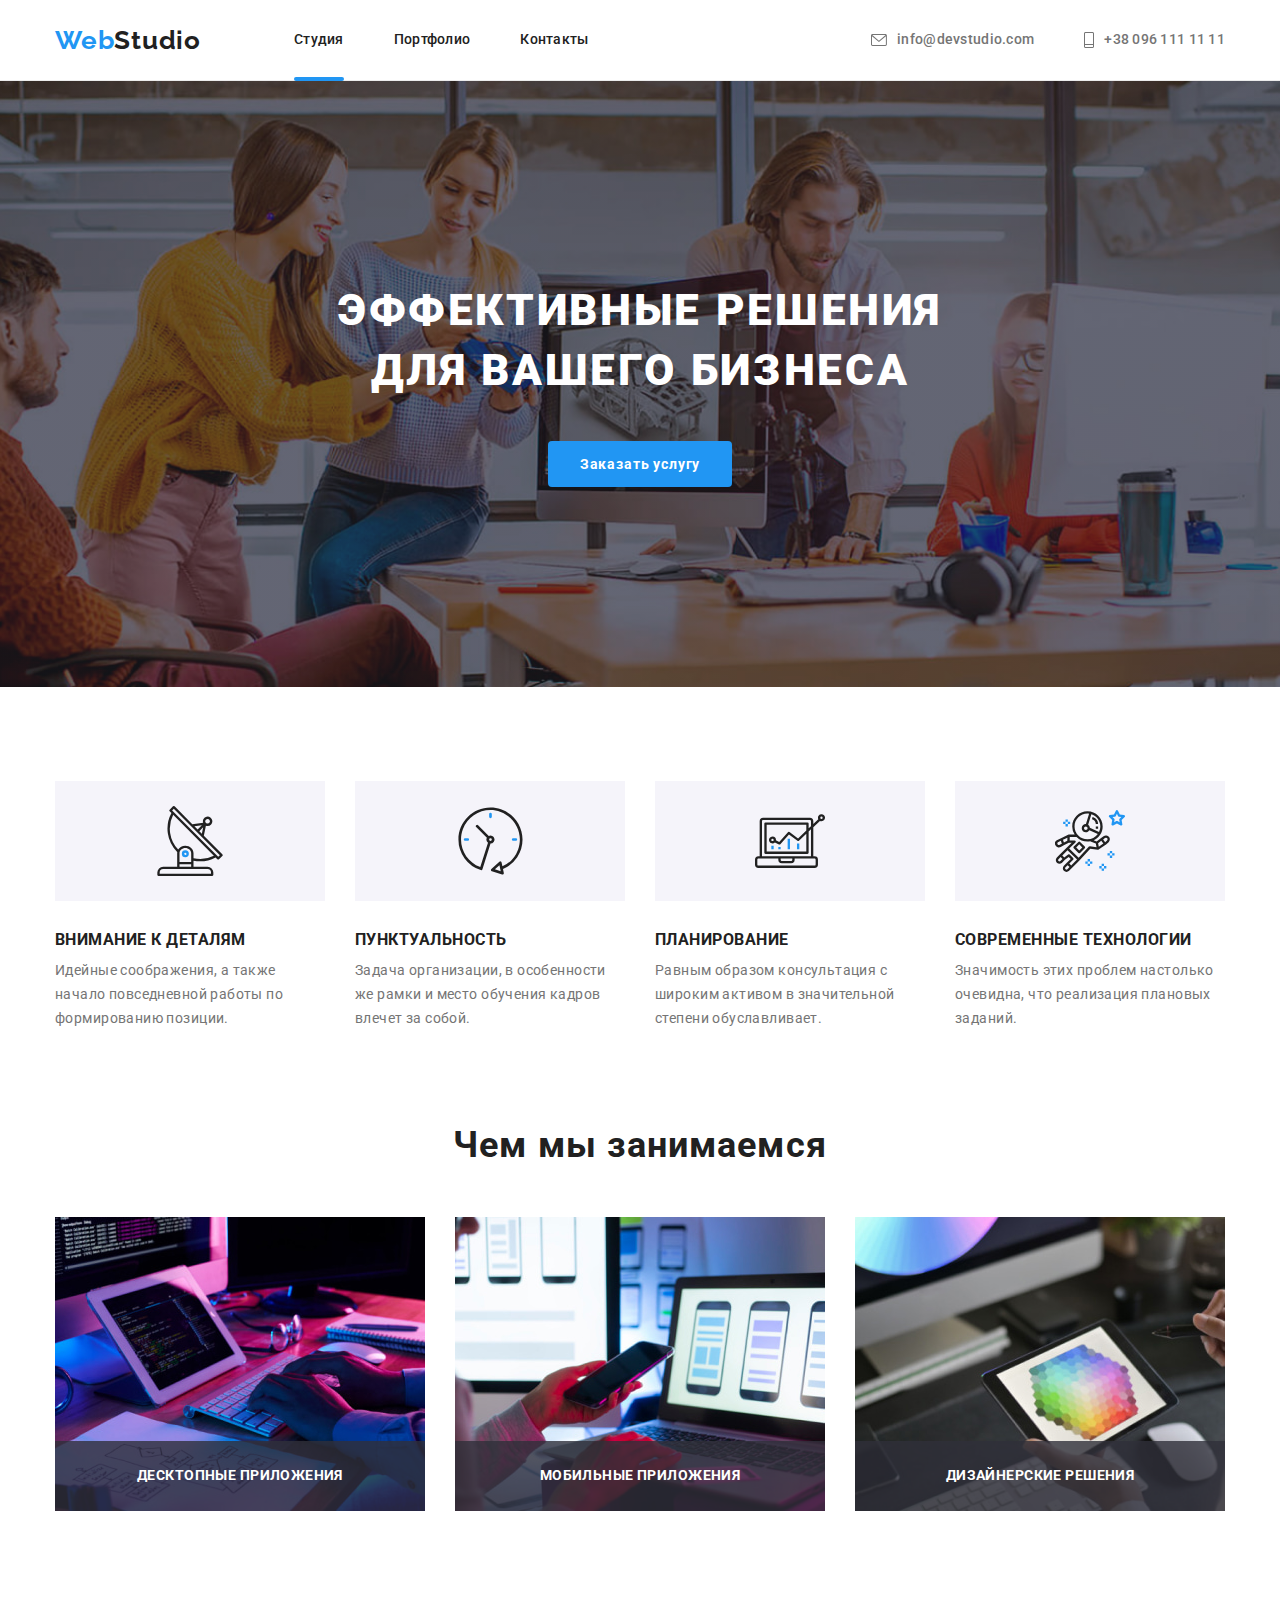
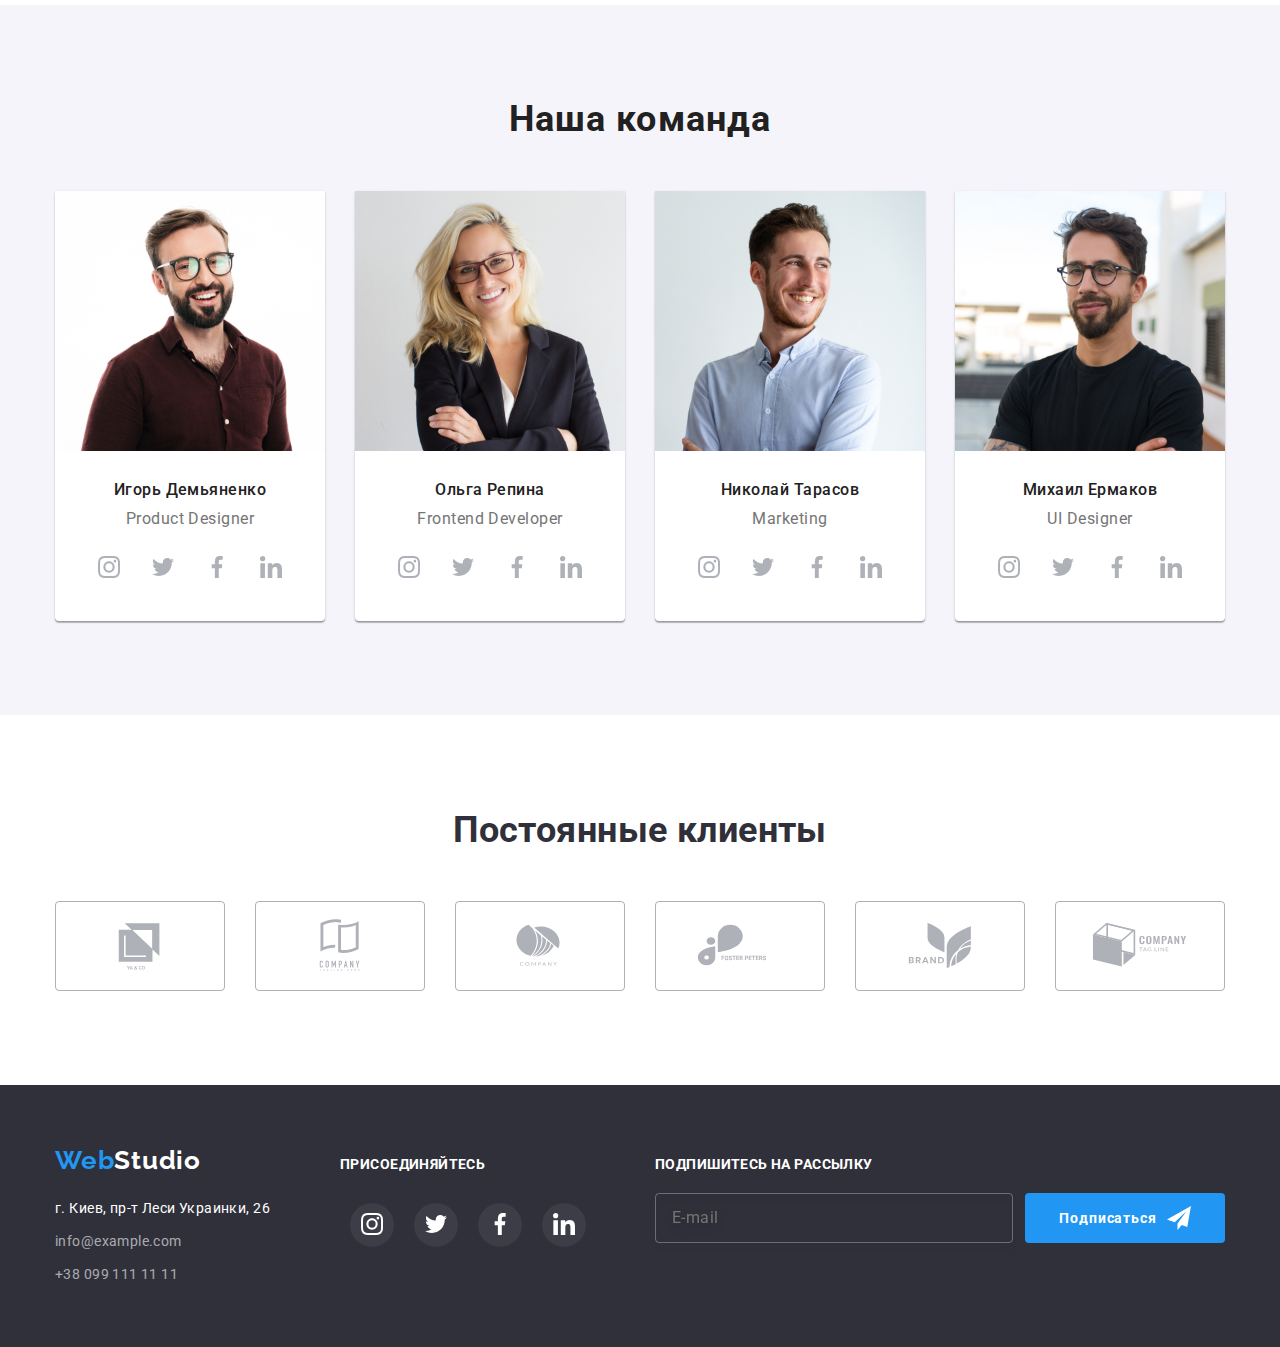
<file: index.html>
<!DOCTYPE html>
<html lang="ru">
<head>
    <meta charset="UTF-8">
    <meta http-equiv="X-UA-Compatible" content="IE=edge">
    <meta name="viewport" content="width=device-width, initial-scale=1.0">
    <title>Document</title>
    <!--Modern normalize--> 
    <link rel="stylesheet" href="https://cdn.jsdelivr.net/npm/modern-normalize@1.1.0/modern-normalize.min.css">
    <!-- Основные шрифты -->
    <link rel="preconnect" href="https://fonts.googleapis.com">
    <link rel="preconnect" href="https://fonts.gstatic.com" crossorigin>
    <link href="https://fonts.googleapis.com/css2?family=Raleway:wght@700&family=Roboto:wght@400;500;700;900&display=swap"
        rel="stylesheet">
    <!-- Кастомные стили -->
    <link rel="stylesheet" href="./css/styles.css">
</head>
<body>
<!--Хедер-->
    <header>
        <div class="container  header-container">
        <!--Навигация-->
        <nav class="container-nav">
        <a href="./index.html" class="logo">Web<span class="logo-item">Studio</span></a>
        <ul class="site-nav">
            <li class="item">
                <a href="./index.html" class="nav-list current">Студия</a>
            </li>
            <li class="item">
                <a href="./portfolio.html" class="nav-list">Портфолио</a>
            </li>
            <li class="item">
                <a href="" class="nav-list">Контакты</a>
            </li>
        </ul>
         
        </nav> 
            <!--Контакты-->
        <ul class="contacts-list">
            <li class="contacts-item">
                <a href="mailto:info@devstudio.com" class="contacts">
                <svg class="icon-contacts" width="16" height="12">
                    <use href="./images/icons.svg#mail" ></use>
                </svg>
               info@devstudio.com</a>
           </li> 
            <li class="contacts-item">
                <a href="tel:+380961111111" class="contacts phone">
                <svg class="icon-contacts" width="10" height="16">
                    <use href="./images/icons.svg#phone" ></use>
                </svg>
                +38 096 111 11 11</a>
               </li> 
        </ul>   

        </div>
    </header>

    
   <main>
     <!-- Герой -->
        <section class="title-field" >
            <div class="container">
                <h1 class="title">Эффективные решения <br> для вашего бизнеса</h1>
                <div >
                     <button type="button" class="title-button" data-modal-open>Заказать услугу</button>
                     
                </div>
            </div>
        </section>

     <!--Преимущества-->
    <section class="section"> 
        <div class="container">
       <h2 class="visually-hidden">Наши преимущества</h2>
        <ul class="advantage-list">
            <li class="adv-item ">
                <div class="icon-fon"> 
                <svg class="icon-features" width="70" height="70" >
                    <use href="./images/icons.svg#antenna" ></use>
                </svg>
                </div>
                <h3 class="features-title">Внимание к деталям</h3>
            <p class="features-txt">
                Идейные соображения, а также начало повседневной работы по формированию позиции.
            </p>
        </li>

            <li class="adv-item ">
                <div class="icon-fon"> 
                    <svg class="icon-clock" width="67" height="70" >
                        <use class="icon-clock" href="./images/icons.svg#clock" width="67" height="70" ></use>
                    </svg>
                </div>
                <h3 class="features-title">Пунктуальность</h3>
            <p class="features-txt">Задача организации, в особенности же рамки и место обучения кадров влечет за собой.</p>
            </li>

            <li class="adv-item ">
                <div class="icon-fon"> 
                    <svg class="icon-diagram" width="70" height="70">
                        <use href="./images/icons.svg#diagram" ></use>
                    </svg>
                </div>
                <h3 class="features-title">Планирование</h3>
                <p class="features-txt">Равным образом консультация с широким активом в значительной степени обуславливает.</p>
             </li>

            <li class="adv-item">
                <div class="icon-fon"> 
                    <svg class="icon-astronaut" width="70" height="70" >
                        <use href="./images/icons.svg#astronaut" ></use>
                    </svg>
                </div>
                <h3 class="features-title icon-tech">Современные технологии</h3>
            <p class="features-txt">Значимость этих проблем настолько очевидна, что реализация плановых заданий.</p>
            </li>
        </ul>
        </div>
    </section>
    
         <!--Деятельность-->
       <section class="section work-section"> 
           <div class="container">
      <h2 class="our-activities">Чем мы занимаемся</h2>
         <ul class=" activities-list">
            <li class="activities-item">
               
                <img src="./images/img1.jpg" alt="Работающий программист" width="370"> 
                <p class="activities-text">Десктопные приложения</p>
            
            </li> 

            <li class="activities-item">
                
                <img src="./images/img2.jpg" alt="Дизайнеры разрабатывают приложение" width="370">
                <p class="activities-text">Мобильные приложения</p>
                
            </li>
            <li class="activities-item">
                
                <img src="./images/img3.jpg" alt="Дизайнер с планшетом" width="370">
                <p class="activities-text">Дизайнерские решения</p>
                
            </li>
         </ul>
            </div>
       </section>

    <section class=" section team-field">
        <div class="container">
        <!--Состав-->
        <h2 class="team-title">Наша команда</h2>
        <ul class=" team-list">
            <li class="member-descr">
                <img src="./images/igor1.jpg" alt="Наш дизайнер" width="270" height="260">
                <div class="workers">
                    <h3 class="team-member">Игорь Демьяненко</h3>
                    <p lang="en" class="member-position">Product Designer</p>
                    <ul class="socials list">
                        <li class="socials-item"><a class="socials-link socials-link-instagram" href="">
                         <svg class="socials-icon" width="22" height="22">
                             <use href="./images/icons.svg#instagram"> </use>
                         </svg>   
                        </a>
                      </li>
                        <li class="socials-item"><a class="socials-link socials-link-twitter" href="">
                        <svg class="socials-icon" width="22" height="22">
                             <use href="./images/icons.svg#twitter"></use>
                        </svg>
                        </a>
                    </li>
                        <li class="socials-item"><a class="socials-link socials-link-facebook" href="">
                        <svg class="socials-icon" width="22" height="22">
                              <use href="./images/icons.svg#facebook"></use>
                        </svg>
                        </a>
                        </li>
                        <li class="socials-item"><a class="socials-link socials-link-linkedin" href="">
                        <svg class="socials-icon" width="22" height="22">
                             <use href="./images/icons.svg#linkedin"></use>
                        </svg>
                        </a>
                    </li>

                    </ul>
                </div>
            </li>

            <li class="member-descr">
                <img src="./images/olga2.jpg" alt="Наш фронтенд разработчик" width="270" height="260">
                <div class="workers">
                    <h3 class="team-member">Ольга Репина</h3>
                    <p lang="en" class="member-position">Frontend Developer</p>
                    <ul class="socials list">
                        <li class="socials-item"><a class="socials-link socials-link-instagram" href="">
                         <svg class="socials-icon" width="22" height="22">
                             <use href="./images/icons.svg#instagram"> </use>
                         </svg>   
                        </a>
                      </li>
                        <li class="socials-item"><a class="socials-link socials-link-twitter" href="">
                        <svg class="socials-icon" width="22" height="22">
                             <use href="./images/icons.svg#twitter"></use>
                        </svg>
                        </a>
                    </li>
                        <li class="socials-item"><a class="socials-link socials-link-facebook" href="">
                        <svg class="socials-icon" width="22" height="22">
                              <use href="./images/icons.svg#facebook"></use>
                        </svg>
                        </a>
                        </li>
                        <li class="socials-item"><a class="socials-link socials-link-linkedin" href="">
                        <svg class="socials-icon" width="22" height="22">
                             <use href="./images/icons.svg#linkedin"></use>
                        </svg>
                        </a>
                    </li>

                    </ul>
               </div>
            </li>

            <li class="member-descr">
                <img src="./images/nikolay3.jpg" alt="Наш маркетолог" width="270" height="260">
                <div class="workers">
                    <h3 class="team-member">Николай Тарасов</h3>
                    <p lang="en" class="member-position">Marketing</p>
                    <ul class="socials list">
                        <li class="socials-item"><a class="socials-link socials-link-instagram" href="">
                         <svg class="socials-icon" width="22" height="22">
                             <use href="./images/icons.svg#instagram"> </use>
                         </svg>   
                        </a>
                      </li>
                        <li class="socials-item"><a class="socials-link socials-link-twitter" href="">
                        <svg class="socials-icon" width="22" height="22">
                             <use href="./images/icons.svg#twitter"></use>
                        </svg>
                        </a>
                    </li>
                        <li class="socials-item"><a class="socials-link socials-link-facebook" href="">
                        <svg class="socials-icon" width="22" height="22">
                              <use href="./images/icons.svg#facebook"></use>
                        </svg>
                        </a>
                        </li>
                        <li class="socials-item"><a class="socials-link socials-link-linkedin" href="">
                        <svg class="socials-icon" width="22" height="22">
                             <use href="./images/icons.svg#linkedin"></use>
                        </svg>
                        </a>
                    </li>

                    </ul>
               </div>
           </li>

            <li class="member-descr">
                <img src="./images/michail4.jpg" alt="Наш дизайнер интерфейса" width="270" height="260">
                <div class="workers"> 
                    <h3 class="team-member">Михаил Ермаков</h3>
                    <p lang="en" class="member-position">UI Designer</p>
                    <ul class="socials list">
                        <li class="socials-item"><a class="socials-link socials-link-instagram" href="">
                         <svg class="socials-icon" width="22" height="22">
                             <use href="./images/icons.svg#instagram"> </use>
                         </svg>   
                        </a>
                      </li>
                        <li class="socials-item"><a class="socials-link socials-link-twitter" href="">
                        <svg class="socials-icon" width="22" height="22">
                             <use href="./images/icons.svg#twitter"></use>
                        </svg>
                        </a>
                    </li>
                        <li class="socials-item"><a class="socials-link socials-link-facebook" href="">
                        <svg class="socials-icon" width="22" height="22">
                              <use href="./images/icons.svg#facebook"></use>
                        </svg>
                        </a>
                        </li>
                        <li class="socials-item"><a class="socials-link socials-link-linkedin" href="">
                        <svg class="socials-icon" width="22" height="22">
                             <use href="./images/icons.svg#linkedin"></use>
                        </svg>
                        </a>
                    </li>

                    </ul>
               </div>
            </li>
        
        </ul>
       </div>
    </section>

    <section class="client-section">
        <div class="container">
            <h2 class="clients-title">Постоянные клиенты</h2>
            <ul class="client-list list">
            
                <li class="client-item">
                    <a class="client-link link" href="">
                    <svg class="client-icon" width="106" height="60">
                         <use href="./images/icons.svg#Client1"></use>
                    </svg>
                    </a>
                </li>

                <li class="client-item">
                    <a class="client-link link" href="">
                    <svg class="client-icon" width="106" height="60">
                         <use href="./images/icons.svg#Client2"></use>
                    </svg>
                    </a>
                </li>

                <li class="client-item">
                    <a class="client-link link" href="">
                    <svg class="client-icon" width="106" height="60">
                         <use href="./images/icons.svg#Client3" ></use>
                    </svg>
                    </a>
                </li>

                <li class="client-item">
                    <a class="client-link link" href="">
                    <svg class="client-icon" width="106" height="60">
                         <use href="./images/icons.svg#Client4"></use>
                    </svg>
                    </a>
                </li>

                <li class="client-item">
                    <a class="client-link link" href="">
                    <svg class="client-icon" width="106" height="60">
                         <use href="./images/icons.svg#Client5"></use>
                    </svg>
                    </a>
                </li>

                <li class="client-item">
                    <a class="client-link link" href="">
                    <svg class="client-icon" width="106" height="60">
                         <use href="./images/icons.svg#Client6"></use>
                    </svg>
                    </a>
                </li>

            </ul>
        </div>
    </section>
    </main>

   <!--Футер сайта-->  
    <footer class="footer-field">
        <div class="container">
            <div class="footer-flex">
            <div class="contacts-flex">
        <a href="./index.html" class="logo">Web<span class="second-logo-item">Studio</span></a>
         <address class="address">
        <ul>
           <li class="details"> 
                 <a href="https://google.com" class="location">г. Киев, пр-т Леси Украинки, 26</a>  
            </li>
            <li class="details">
                <a href="mailto:info@example.com" class="footer-item">info@example.com</a>
           </li> 
            <li class="details">
                <a href="tel:+380991111111" class="footer-item">+38 099 111 11 11</a>
               </li> 
           </ul>   
         </address>
            </div>
        

        <!--Присоединяйтесь-->
        <div class="join-us-flex">
            <h3 class="join-us-title">присоединяйтесь</h3>
            <ul class="join-us-list list">
                <li class="join-us-item">
                    <a class="join-us-link join-us-link-instagram" href="">
                        <svg class="join-us-icon" width="22" height="22">
                            <use href="./images/icons.svg#instagram"> </use>
                        </svg>
                    </a>
                </li>

                 <li class="join-us-item">
                    <a class="join-us-link join-us-link-twitter" href="">
                        <svg class="join-us-icon" width="22" height="22">
                            <use href="./images/icons.svg#twitter"></use>
                        </svg>
                    </a>
                </li>

                <li class="join-us-item">
                    <a class="join-us-link join-us-link-facebook" href="">
                        <svg class="join-us-icon" width="22" height="22">
                            <use href="./images/icons.svg#facebook"></use>
                        </svg>
                    </a>
                </li>

                <li class="join-us-item">
                    <a class="join-us-link join-us-link-linkedin" href="">
                        <svg class="join-us-icon" width="22" height="22">
                            <use href="./images/icons.svg#linkedin"></use>
                        </svg>
                    </a>
              
                </li>
            </ul>
        </div>

        <!--Подпишитесь на рассылку-->
        <form class="footer-form">
             <h3 class="subscribe-title">Подпишитесь на рассылку</h3>
       <div class="footer-form-wrapper">
                <label class="subscribe-label">
                    <input class="footer-input" type="email" name="email" placeholder="E-mail">
                </label> 

             <div class="subscribe" >
            <button type="button" class="subscribe-button" >Подписаться
                    <svg class="subscribe-icon" width="24" height="24">
                            <use href="./images/icons.svg#icon-plane"></use>
                    </svg>
            </button>
                    
             </div>
        </div>
        </form>
        </div>
      </div>
   
     </footer>

     <div class="backdrop is-hidden" data-modal>
        <div class="modal">
            <button type="button" class="close-btn" data-modal-close>
              <svg  width="11" height="11">
                <use href="./images/icons.svg#close"></use>
              </svg>
            </button>

            <form class="modal-form" >
            <p class="text-form">Оставьте свои данные, мы вам перезвоним</p>
                
               
                <label class="form-field">

                    <span class="form-text">Имя</span>
                     <span class="container-svg">
                <input class="forms" type="text" name="user-name"  >  
                <svg class="icon-form" width="18" height="18">
                    <use href="./images/icons.svg#icon-person"></use>
                  </svg>
                
                </span>
             </label> 
               
               <label class="form-field" >
                   <span class="form-text">Телефон</span>

               <span class="container-svg">
                <input class="forms" type="tel" name="phone" >
                <svg class="icon-form" width="18" height="18">
                    <use href="./images/icons.svg#icon-number"></use>
                  </svg>
                </span>
            </label>

                
                <label class="form-field">
                <span class="form-text" >Почта</span> 
                <span class="container-svg">
                <input class="forms" type="email" name="mail" >
                <svg class="icon-form" width="18" height="18">
                    <use href="./images/icons.svg#icon-letter"></use>
                  </svg>
                </span>
                </label>
                
                <div class=" form-field comment">
                <label for="comment">
                <span class="form-text">Комментарий</span></label>
                <textarea class="field" name="comment" id="comment" cols="30" rows="10" placeholder="Введите текст"></textarea> 
                </div>
                
              

               <div class="wrap-check">
                <input type="checkbox" class="modal-check" id="modal-check" />
    
                <label for="modal-check" class="modal-check modal-check-text">
                  <span>
                    <svg class="icon-check" width="11" height="8">
                      <use href="./images/icons.svg#icon-icon-check"></use>
                    </svg>
                  </span>
                  Соглашаюсь с рассылкой и принимаю
    
                  <a href="" class="policy">Условия договора</a>
                </label>
              </div>

            <div class="button-wrapper">    
           <button class="submit-button" type="submit">Отправить</button>
           </div>
        </form>

        </div>
      </div>
     <script src="./js/modal.js"></script>  
</body>
</html>
</file>
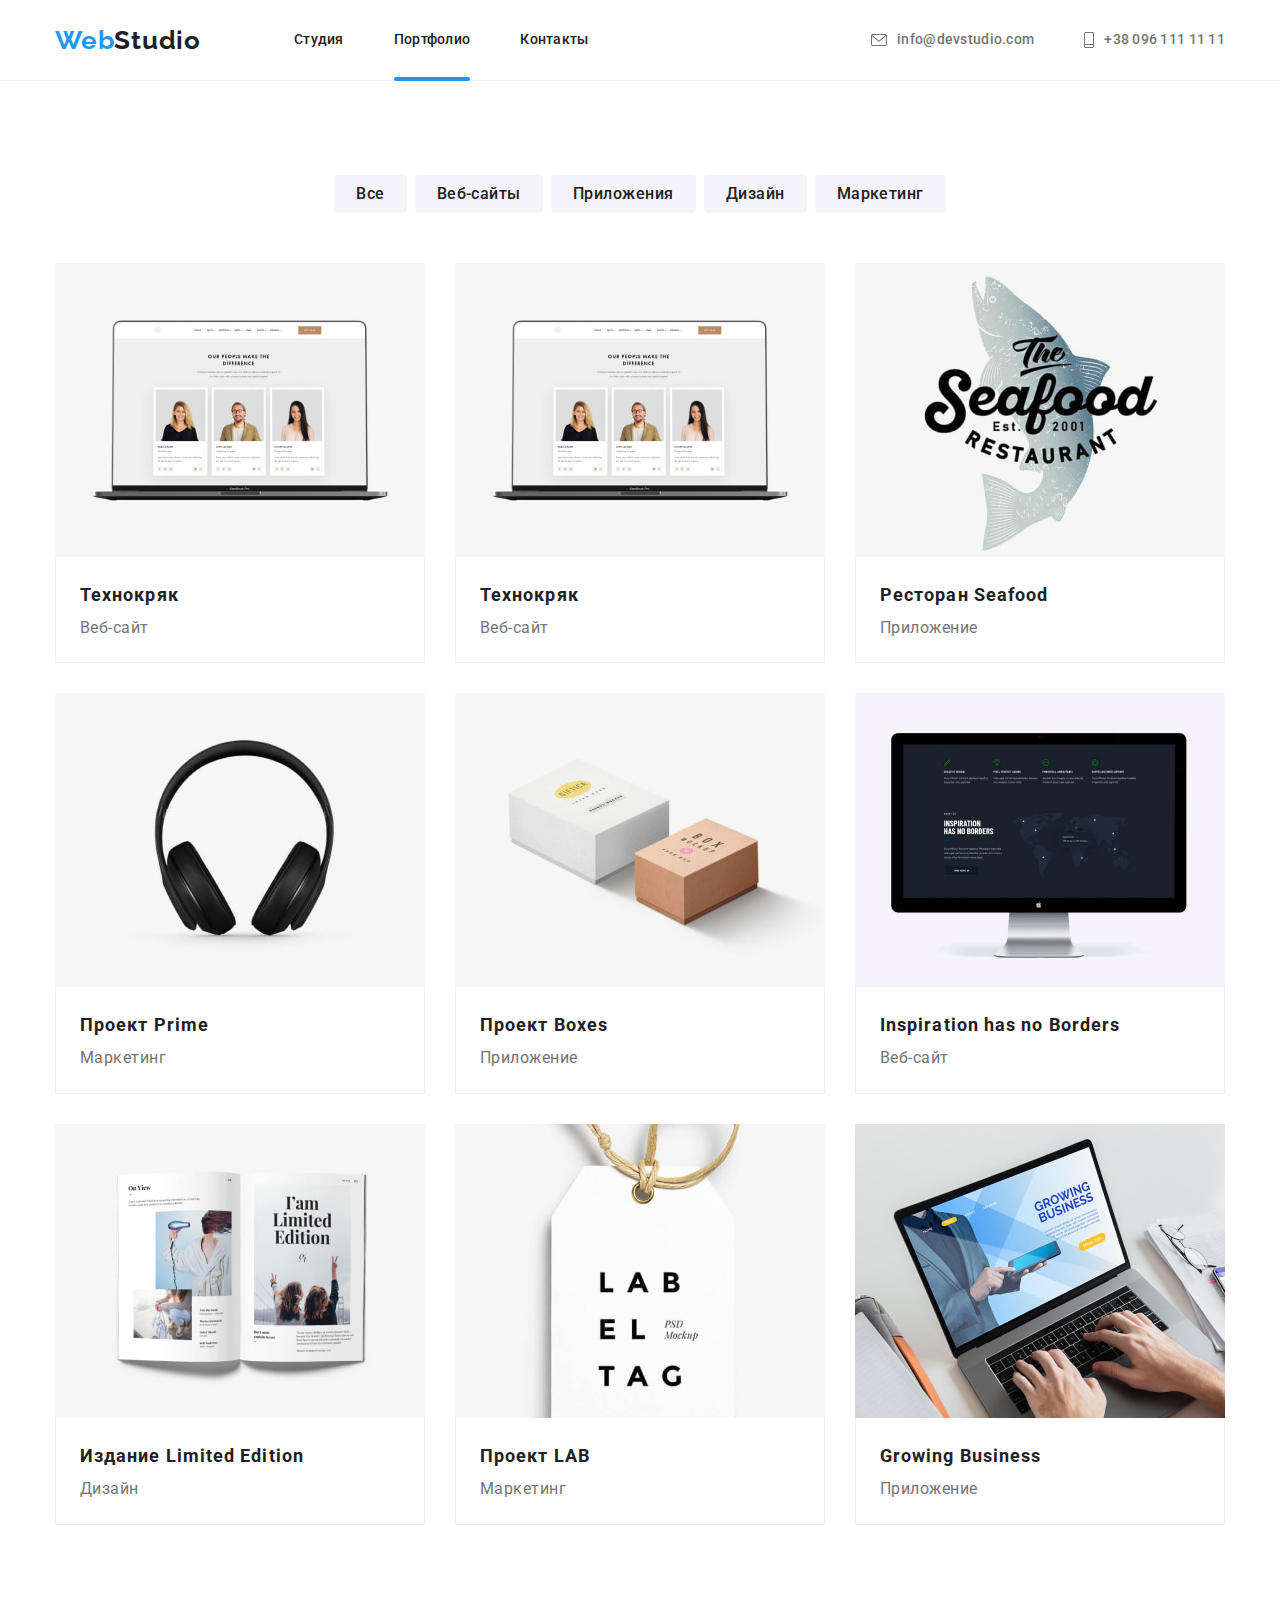
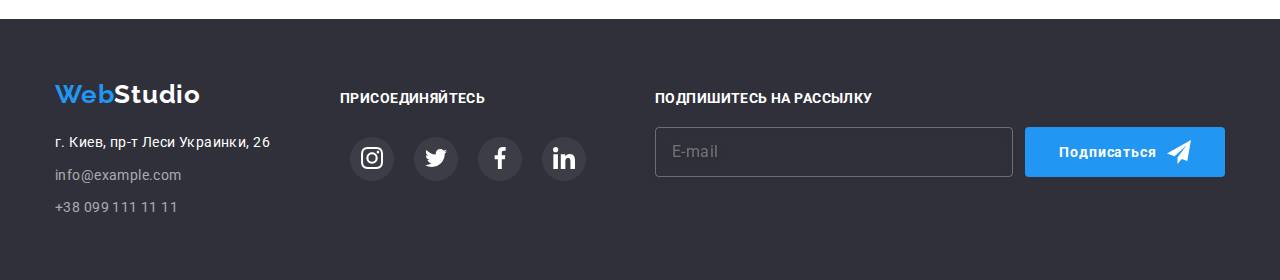
<file: portfolio.html>
<!DOCTYPE html>
<html lang="ru">
<head>
    <meta charset="UTF-8">
    <meta http-equiv="X-UA-Compatible" content="IE=edge">
    <meta name="viewport" content="width=device-width, initial-scale=1.0">
    <title>Portfolio</title>
    <!--Modern normalize--> 
    <link rel="stylesheet" href="https://cdn.jsdelivr.net/npm/modern-normalize@1.1.0/modern-normalize.min.css">
     <!-- Основные шрифты -->
     <link rel="preconnect" href="https://fonts.googleapis.com">
     <link rel="preconnect" href="https://fonts.gstatic.com" crossorigin>
     <link href="https://fonts.googleapis.com/css2?family=Raleway:wght@700&family=Roboto:wght@400;500;700;900&display=swap"
         rel="stylesheet">
     <!-- Кастомные стили -->
     <link rel="stylesheet" href="./css/styles.css">
</head>

<body >
   <!--Хедер-->
   <header>
    <div class="container  header-container">
    <!--Навигация-->
    <nav class="container-nav">
    <a href="./index.html" class="logo">Web<span class="logo-item">Studio</span></a>
    <ul class="site-nav">
        <li class="item">
            <a href="./index.html" class="nav-list">Студия</a>
        </li>
        <li class="item">
            <a href="./portfolio.html" class="nav-list current">Портфолио</a>
        </li>
        <li class="item">
            <a href="" class="nav-list">Контакты</a>
        </li>
    </ul>
     
    </nav> 
        <!--Контакты-->
    <ul class="contacts-list">
        <li class="contacts-item">
            <a href="mailto:info@devstudio.com" class="contacts">
            <svg class="icon-contacts" width="16" height="12">
                <use href="./images/icons.svg#mail" ></use>
            </svg>
           info@devstudio.com</a>
       </li> 
        <li class="contacts-item">
            <a href="tel:+380961111111" class="contacts phone">
            <svg class="icon-contacts" width="10" height="16">
                <use href="./images/icons.svg#phone" ></use>
            </svg>
            +38 096 111 11 11</a>
           </li> 
    </ul>   

    </div>
</header>
    <!--Герой-->
    <main>

    <section class="section">
        <div class="container">
        <h1 class="visually-hidden">Портфолио</h1>
    <ul class="button-list">
        <!--Список кнопок-->
        <li class="button-item">
            <button type="button" class="button-style">Все</button>
        </li>

        <li class="button-item">
            <button type="button"class="button-style">Веб-сайты</button>
        </li>

        <li class="button-item">
            <button type="button"class="button-style">Приложения</button>
        </li>

        <li class="button-item">
            <button type="button"class="button-style">Дизайн</button>
        </li>

        <li class="button-item">
            <button type="button"class="button-style">Маркетинг</button>
        </li>
    </ul>
    
    <ul class="cards">
        
        <li class="cards-content" >
            <a  class="card-link cards-design" href="">
                <div class="card-overlayy">
                <img src="./imagesportfolio/portfolio1.jpg" alt="Экран">
           
               <p class="card-text">
                   Ресурс предлагает комплексные предложения с разным уровнем функционала и сервисов. Все это позволит посетителю получить исчерпывающие сведения о компании или частном лице.
               </p>
               </div>
            <div class="work-descr">
                <h2 class="work-title">Технокряк</h2>
                <p class="description">Веб-сайт</p>
            </div>
        </a>
    </li>

        <li class="cards-content" >
            <a  class="card-link cards-design" href="">
                <div class="card-overlayy">
                     <img src="./imagesportfolio/portfolio1.jpg" alt="Экран">
                    <p class="card-text">
                        Ресурс предлагает комплексные предложения с разным уровнем функционала и сервисов. Все это позволит посетителю получить исчерпывающие сведения о компании или частном лице.
                    </p>
                </div>
           
            <div class="work-descr">
                <h2 class="work-title">Технокряк</h2>
                <p class="description">Веб-сайт</p>
            </div>
            </a>
        </li>

        <li class="cards-content ">
            <a  class="card-link cards-design" href=""> 
                <div class="card-overlayy">
            <img src="./imagesportfolio/portfolio3.jpg" alt="Эмблема ресторана">
            <p class="card-text">
                Ресурс предлагает комплексные предложения с разным уровнем функционала и сервисов. Все это позволит посетителю получить исчерпывающие сведения о компании или частном лице.
            </p>
        </div>
            <div class="work-descr">
                <h2 class="work-title">Ресторан Seafood</h2>
                <p class="description">Приложение</p>
            </div>
             </a>
        </li>

        
        <li class="cards-content ">
            <a  class="card-link cards-design" href="">
                <div class="card-overlayy">
            <img src="./imagesportfolio/portfolio4.jpg" alt="Наушники">
            <p class="card-text">
                Ресурс предлагает комплексные предложения с разным уровнем функционала и сервисов. Все это позволит посетителю получить исчерпывающие сведения о компании или частном лице.
            </p>
               </div>
            <div class="work-descr">
                <h2 class="work-title">Проект Prime</h2>
                <p class="description">Маркетинг</p>
            </div>
            </a>
        </li>

        <li class="cards-content card-link cards-design">
            <a  class="card-link cards-design" href=""> 
                <div class="card-overlayy">
            <img src="./imagesportfolio/portfolio5.jpg" alt="Коробки">
            <p class="card-text">
                Ресурс предлагает комплексные предложения с разным уровнем функционала и сервисов. Все это позволит посетителю получить исчерпывающие сведения о компании или частном лице.
            </p>
         </div>
            <div class="work-descr">
                <h2 class="work-title">Проект Boxes</h2>
                <p class="description">Приложение</p>
            </div>
            </a>
        </li>

        <li class="cards-content card-link cards-design">
        <a  class="card-link cards-design" href=""> 
                <div class="card-overlayy">
            <img src="./imagesportfolio/portfolio6.jpg" alt="Компьютер">
            <p class="card-text">
                Ресурс предлагает комплексные предложения с разным уровнем функционала и сервисов. Все это позволит посетителю получить исчерпывающие сведения о компании или частном лице.
            </p>
                </div>
            <div class="work-descr">
                <h2 class="work-title">Inspiration has no Borders</h2>
                <p class="description">Веб-сайт</p>
            </div>
        </a>
        </li>

        <li class="cards-content card-link cards-design">
         <a  class="card-link cards-design" href=""> 
                <div class="card-overlayy">   
            <img src="./imagesportfolio/portfolio7.jpg" alt="Журнал">
            <p class="card-text">
                Ресурс предлагает комплексные предложения с разным уровнем функционала и сервисов. Все это позволит посетителю получить исчерпывающие сведения о компании или частном лице.
            </p>
                </div>
            <div class="work-descr">
                <h2 class="work-title">Издание Limited Edition</h2>
                <p class="description">Дизайн</p>
            </div>
         </a>
        </li>
    
        <li class="cards-content card-link cards-design">
          <a  class="card-link cards-design" href=""> 
                <div class="card-overlayy"> 
            <img src="./imagesportfolio/portfolio8.jpg" alt="Лейбл">
            <p class="card-text">
                Ресурс предлагает комплексные предложения с разным уровнем функционала и сервисов. Все это позволит посетителю получить исчерпывающие сведения о компании или частном лице.
            </p>
                </div>
            <div class="work-descr">
                <h2 class="work-title">Проект LAB</h2>
                <p class="description">Маркетинг</p>
            </div>
          </a>
        </li>

        <li class="cards-content ">
          <a  class="card-link cards-design" href=""> 
                <div class="card-overlayy">  
            <img src="./imagesportfolio/portfolio9.jpg" alt="Человек работает за ноутбуком">
            <p class="card-text">
                Ресурс предлагает комплексные предложения с разным уровнем функционала и сервисов. Все это позволит посетителю получить исчерпывающие сведения о компании или частном лице.
            </p>
                </div>
            <div class="work-descr">
                <h2 class="work-title">Growing Business</h2>
                <p class="description">Приложение</p>
            </div>
          </a>
        </li>
    
    </ul>
</div>
    </section>
    </main>

   <!--Футер сайта-->  
   <footer class="footer-field">
    <div class="container">
        <div class="footer-flex">
        <div class="contacts-flex">
    <a href="./index.html" class="logo">Web<span class="second-logo-item">Studio</span></a>
     <address class="address">
    <ul>
       <li class="details"> 
             <a href="https://google.com" class="location">г. Киев, пр-т Леси Украинки, 26</a>  
        </li>
        <li class="details">
            <a href="mailto:info@example.com" class="footer-item">info@example.com</a>
       </li> 
        <li class="details">
            <a href="tel:+380991111111" class="footer-item">+38 099 111 11 11</a>
           </li> 
       </ul>   
     </address>
        </div>
    

    <!--Присоединяйтесь-->
    <div class="join-us-flex">
        <h3 class="join-us-title">присоединяйтесь</h3>
        <ul class="join-us-list list">
            <li class="join-us-item">
                <a class="join-us-link join-us-link-instagram" href="">
                    <svg class="join-us-icon" width="22" height="22">
                        <use href="./images/icons.svg#instagram"> </use>
                    </svg>
                </a>
            </li>

             <li class="join-us-item">
                <a class="join-us-link join-us-link-twitter" href="">
                    <svg class="join-us-icon" width="22" height="22">
                        <use href="./images/icons.svg#twitter"></use>
                    </svg>
                </a>
            </li>

            <li class="join-us-item">
                <a class="join-us-link join-us-link-facebook" href="">
                    <svg class="join-us-icon" width="22" height="22">
                        <use href="./images/icons.svg#facebook"></use>
                    </svg>
                </a>
            </li>

            <li class="join-us-item">
                <a class="join-us-link join-us-link-linkedin" href="">
                    <svg class="join-us-icon" width="22" height="22">
                        <use href="./images/icons.svg#linkedin"></use>
                    </svg>
                </a>
          
            </li>
        </ul>
    </div>

    <!--Подпишитесь на рассылку-->
    <form class="footer-form"">
         <h3 class="subscribe-title">Подпишитесь на рассылку</h3>
   <div class="footer-form-wrapper">
            <label class="subscribe-label">
                <input class="footer-input" type="email" name="email" placeholder="E-mail">
            </label> 

         <div class="subscribe" >
        <button type="button" class="subscribe-button" >Подписаться
                <svg class="subscribe-icon" width="24" height="24">
                        <use href="./images/icons.svg#icon-plane"></use>
                </svg>
        </button>
                
         </div>
    </div>
    </div>
   
  </div>
</form>
</div>
 </footer>

</body>
</html>
</file>
<file: css/styles.css>
:root {
    /* Основные шрифты */
    --main-font: "roboto", sans-serif;
    --secondary-font: "raleway", sans-serif;
    /* Светлая тема текста */
    --light-txt-cl: #ffffff;
    /* Тёмная тема текста */
    --txt-cl: #757575;
    --title-cl: #212121;
    --accent-txt-cl: #2196f3;
    /* Светлая тема фона */
    --secondary-light-bg: #ffffff;
    --team-bg: #f5f4fa;
    /* Тёмная тема фона */
    --primary-dark-bg: #2f303a;
    --accent-bg-cl: #2196f3;
}

  ul {
    margin: 0;
    padding: 0;
    list-style: none;
}

  body {
    font-family: var(--main-font);
    font-size: 14px;
    line-height: 1.71;
    letter-spacing: 0.03em;
    color: var(--txt-cl);
}

    h1,
    h2,
    h3,
    h4,
    h5,
    h6,
    p,
    ul,
    ol {
    margin-top: 0;
    margin-bottom: 0;
}
    
 img {
   display: block;
   max-width: 100%;
   height: auto;
}
    
  textarea {
      resize: none;
      border: 1px solid rgba(33, 33, 33, 0.2);
border-radius: 4px;
  }
  .list{
    color: var(--accent-txt-cl);
    list-style-type: none;
    text-decoration: none;
  }

  /*хедер */

header {
    background-color: var(--light-txt-cl);
    border-bottom:1px solid  #ECECEC ; 
}

.header-container {
    display: flex;
    align-items: center;  
}
      
.container-nav { 
    display: flex;
    align-items: center;
}
    
.logo {
    text-decoration: none;
    font-family: Raleway;
    font-weight: 700;
    line-height: 1.19; 
    font-size: 26px;
    letter-spacing: 0.03em;
    color: var(--accent-txt-cl);
}

.logo-item {
    color: var(--title-cl);
}

.nav-list:hover, .nav-list:focus {
    color: var(--accent-txt-cl);
}

.site-nav{
    display: flex;
    list-style-type: none;
    margin-left: 93px;
}

.site-nav .item:not(:last-child) {
    margin-right: 50px;
}

.nav-list {
    padding-top: 32px;
    padding-bottom: 32px;
    display: block;
    position: relative;
    transition: color 250ms cubic-bezier(0.4, 0, 0.2, 1);
}

.current {
    color: #2196f3;
}

.current::after {
    content:'';
    bottom: -1px;
    left: 0;
    display: block;
    width: 100%;
    background-color: #2196F3;
    border-radius: 2px;
    height: 4px;
    position: absolute;
}

.contacts-list{
    display: flex;
    list-style-type: none;
    margin-left: auto;  
}

.contacts-list .contacts-item:not(:last-child) {
    margin-right: 50px;
}





.icon-contacts {
    margin-right: 10px;
    fill: currentColor;
    transition: fill 250ms cubic-bezier(0.4, 0, 0.2, 1);
}


.icon-contacts:hover,
.icon-contacts:focus {
    fill: #2196f3; 
}

.nav-list { 
    display: flex;
    font-weight: 500;
    line-height: 1.14;
    letter-spacing: 0.02em;
    color: var(--title-cl);
    text-decoration: none;
}

.post {
    font-weight: 500;
    line-height: 1.14;
    letter-spacing: 0.02em; 
    color: var(--accent-bg-cl);
}


.contacts:hover, .contacts:focus {
    color: var(--accent-bg-cl);
    fill:var(--accent-bg-cl);
}

.contacts {
    display: flex;
    align-items: center;
    font-weight: 500;
    line-height:  1.14;
    letter-spacing: 0.02em;
    color: var(--txt-cl);
    text-decoration: none;
    fill:var(--txt-cl);
    transition: color 250ms cubic-bezier(0.4, 0, 0.2, 1),
    fill  250ms cubic-bezier(0.4, 0, 0.2, 1);
}

/*Заголовок на главной странице*/
.title {
    font-weight: 900;
    line-height: 1.36;
    font-size: 44px;
    text-align: center;
    letter-spacing: 0.06em;
    text-transform: uppercase;
    color: var(--light-txt-cl);
}

.title-field {
    padding-top: 200px;
    padding-bottom: 200px;
    max-width: 1600px;
    min-height: 600px;
    margin-left: auto;
    margin-right: auto;
    text-align: center;
    background-image: linear-gradient(
    to right,
    rgba(47, 48, 58, 0.4),
    rgba(47, 48, 58, 0.4) ), 
    url(../images/back-color.jpg) ;
    background-color: var(--primary-dark-bg);
    background-repeat: no-repeat;
    background-size: cover;
    background-position: center;
}

.title-button {
    cursor: pointer;
    margin-top: 40px;
    padding:10px 32px;
    display: flexbox;
    font-weight: 700;
    line-height: 1.87;
    letter-spacing: 0.06em;
    color: var(--light-txt-cl);
    background-color: var(--accent-bg-cl);
    border-radius: 4px;
    border: transparent;
}

.backdrop {
    position: fixed;
    top: 0;
    left: 0;
    width: 100%;
    height: 100%;
    background-color: rgba(0, 0, 0, 0.2);
    transition: opacity 500ms cubic-bezier(0.4, 0, 0.2, 1),
    visibility 500ms cubic-bezier(0.4, 0, 0.2, 1),
    pointer-events 500ms cubic-bezier(0.4, 0, 0.2, 1);
}

.backdrop.is-hidden {
 opacity:0 ;
 visibility: hidden;
 pointer-events: none;
}

.backdrop.is-hidden .modal {
    transform: scaleY(0);
}



/*CHECKBOX HIDDEN*/
.wrap-check {
    display: flex;
    align-items: center;
    justify-content: center;
  }
  .modal-check {
        appearance: none;
        display: flex;
        align-items: center;
 }
 .modal-check {
    font-size: 14px;
    line-height: 24px;
    letter-spacing: 0.03em;
    color: #757575;
}
  .modal-check-text span {
    width: 16px;
    height: 15px;
    border: 2px solid #212121;
    border-radius: 2px;
    display: flex;
    margin-right: 10px;
    align-items: center;
    justify-content: center;
}
  .modal-check:checked + .modal-check-text span {
    background-image: url(..//images/icons.svg#icon-icon-check);
    background-color: var(--accent-bg-cl);
    border: none;
    background-repeat: no-repeat;
    background-size: cover;
    background-origin: border-box;
}
  
.text-form 
{
    font-weight: 700;
    font-size: 20px;
    line-height: 1.15;
    text-align: center;
    letter-spacing: 0.03em;
    color: var(--title-cl);
    
}

.forms{
    border: 1px solid rgba(33, 33, 33, 0.2);
    box-sizing: border-box;
    border-radius: 4px;
    width: 448px;
    height: 40px;
    padding-left: 42px;
    transition: border-color 250ms cubic-bezier(0.4, 0, 0.2, 1),
    fill 250ms cubic-bezier(0.4, 0, 0.2, 1),
    outline 250ms cubic-bezier(0.4, 0, 0.2, 1);
}

.form-text {
    line-height: 1.16;
    letter-spacing: 0.01em;
    color: #757575;
    margin-bottom: 4px;

}

.icon-form {
    position: absolute;
    top: 50%;
    left: 12px;
    transform: translateY(-50%);
    display: inline-block;
    
}

.forms:focus~.icon-form {
    fill: var(--accent-bg-cl);
}

.forms:focus-within {
    border-color: var(--accent-txt-cl);
    outline: transparent;
}

.field{
padding-top: 12px;
padding-left: 16px;
transition: border-color 250ms cubic-bezier(0.4, 0, 0.2, 1),
outline 250ms cubic-bezier(0.4, 0, 0.2, 1);
width:448px;
height:120px;
}

.field:focus-within {
    border-color: var(--accent-txt-cl);
    outline: transparent;
}

.form-field {
    position: relative;
    display: flex;
    flex-direction: column;
    margin-top: 10px;

}

.policy{
    color: var(--accent-txt-cl);
    cursor: pointer;
}

.container-svg {
    position: relative;

}

.form-field textarea::placeholder {
    font-weight: 400;
    line-height: 1.16;
    letter-spacing: 0.01em;
    color: rgba(117, 117, 117, 0.5);
}

.comment {
display: flex;
flex-direction: column;
width: 448px;
height: 120px;
margin-top: 10px;
margin-bottom: 20px;
}

.submit {
    display: inline-block;
align-items: center;
margin-left: 52px;

}

.submit-button{
    width: 200px;
    height: 50px;
    cursor: pointer;
    font-weight: 700;
    line-height: 1.87;
    letter-spacing: 0.06em;
    color: var(--light-txt-cl);
    background-color: var(--accent-bg-cl);
    border-radius: 4px;
    border: transparent;
    box-shadow: 0px 4px 4px rgba(0, 0, 0, 0.15);
}
.button-wrapper {
    display: flex;
    justify-content: center;
    align-items: center;
    margin-top: 30px;

}
.modal{
position: absolute;
top: 50%;
left: 50%;
transform: scaleY(1);
transform: translate(-50%, -50%);
width: 528px;
height: 581px; 
background-color: var(--light-txt-cl); 
opacity: 1;
transition: transform 250ms cubic-bezier(0.4, 0, 0.2, 1);
box-shadow: 0px 1px 3px rgba(0, 0, 0, 0.12), 0px 1px 1px rgba(0, 0, 0, 0.14), 0px 2px 1px rgba(0, 0, 0, 0.2);
border-radius: 4px;
animation: animate125 3000ms infinite 1000ms;
}



.close-btn {
    position: absolute;
    display: flex;
    cursor: pointer;
    align-items: center;
    justify-content: center;
    border: 1px solid rgba(0, 0, 0, 0.1);
    width: 30px;
    height: 30px;
    border-radius: 50%; 
    background-color: var(--light-txt-cl);  
}

.modal>.close-btn {
    position: absolute;
    top: 8px;
    right: 8px;
    margin: 0;
    
}
.modal-form {
    padding:40px;
}
 


/*Преимущества*/
.section {
    padding: 94px 0;
}
   
.advantage-list .adv-item:not(:last-child){
    margin-right: 30px;
}

.advantage-list {
    display: flex;
    list-style-type: none; 
}

.adv-item {
    width: 270px;
    align-items: center;
}


.icon-fon{
    display: flex;
    width: 270px;
    height: 120px;
    align-items: center;
    justify-content: center;
    margin-bottom: 30px;
    background-color: var(--team-bg);
}

.features-title{
    margin-bottom: 10px;
    font-weight: 700;
    line-height: 1.14;
    letter-spacing: 0.03em;
    text-transform: uppercase;
    color: var(--title-cl)
}

.features-txt{
    line-height: 1.71;
    letter-spacing: 0.03em;
    color: var(--txt-cl);
}

/*Деятельность*/
.work-section {
    padding-top: 0;
}

.our-activities{
    margin-bottom: 50px;
    font-weight: 700;
    font-size: 36px;
    line-height: 1.16;
    text-align: center;
    letter-spacing: 0.03em;
    color: var(--title-cl);
}

.activities-list {
    display: flex;
    list-style-type: none;
}

.activities-item + .activities-item {
    margin-left: 30px;
    
}


.activities-item {
position: relative;
}

.activities-text {
    display: flex;
    justify-content: center;
    align-items: center;
    width: 100%;
    position: absolute;
    bottom: 0;
    left: 0;
    height: 70px;
    font-weight: bold;
    font-size: 14px;
    line-height: 1.14;
    text-transform: uppercase;
    color: var(--light-txt-cl);
    background-color: rgba(47, 48, 58, 0.8);;
}

.team-field {
    background-color: var(--team-bg);
}

.team-title{
    margin-bottom: 50px;
    font-weight: 700;
    line-height: 1.16;
    font-size: 36px;
    text-align: center;
    letter-spacing: 0.03em;
    color: var(--title-cl);
}

.team-list {
    display: flex;
    list-style-type: none;
}

.team-list .member-descr:not(:last-child){
    margin-right: 30px;
    
}

.member-descr {
    box-shadow: 0px 1px 3px
    rgba(0, 0, 0, 0.12), 0px 1px 1px 
    rgba(0, 0, 0, 0.14), 0px 2px 1px 
    rgba(0, 0, 0, 0.2);
    border-radius: 0px 0px 4px 4px;
    background-color:var(--secondary-light-bg);
    width: 270px;
    height: 430px;    
}

.socials {
    display:flex;
    justify-content: center;   
}

.socials-item:not(:last-child){
    margin-right: 10px;
}

.socials-item {
display: flex;
align-self: center;
}

.socials-link {
    display: inline-block;
    width: 44px; 
    height: 44px;
    background-color: transparent;
    border-radius: 50%;
    background-position: center;
    background-size: 20px; 
    transition: background-color 250ms cubic-bezier(0.4, 0, 0.2, 1),
    fill 250ms cubic-bezier(0.4, 0, 0.2, 1);
}

.socials-link:hover,
.socials-link:focus {
    background-color: var(--accent-txt-cl);
}

.socials-link:hover .socials-icon,
.socials-link:focus .socials-icon {
    fill: var(--light-txt-cl);
}

.socials-link {
    display: flex;
    justify-content: center;
    align-items: center;
    color: currentColor;
    transition: fill 250ms cubic-bezier(0.4, 0, 0.2, 1),
    background-color 250ms cubic-bezier(0.4, 0, 0.2, 1);
}

.socials-icon{
    width: 22px;
    height: 22px;
    fill:#AFB1B8;
    transition: fill 250ms cubic-bezier(0.4, 0, 0.2, 1);
}

.socials-link:hover
.socials-icon {
    fill: var(--light-txt-cl);
}

.socials-link:focus{
    background-color: var(--accent-txt-cl);
}

.workers {
    padding-top: 30px;
    padding-bottom: 30px;
}

.team-member{
    margin-bottom: 10px;
    font-weight: 500;
    font-size: 16px;
    line-height: 1.18;
    text-align: center;
    letter-spacing: 0.03em;
    color: var(--title-cl);
}

.member-position{
    font-size: 16px;
    line-height: 1.18;
    text-align: center;
    letter-spacing: 0.03em;
    color: var(--txt-cl);
    margin-bottom: 16px;
}

 /* Постоянные клиенты */
.clients-title {
    margin-bottom: 50px;
    font-weight: 700;
    font-size: 36px;
    line-height: 1.17;
    text-align: center;
    color: var(--primary-dark-bg);
}

.client-section {
    padding-top: 94px;
    padding-bottom: 94px;
}
  
.client-list {
    display: flex;
    padding: 0;
    margin: 0;
    list-style: none;
    justify-content: space-between;
    align-items: center;
}
  
.client-item {
    width: 170px;
    height: 90px;
    transition: 250ms cubic-bezier(0.4, 0, 0.2, 1);
}
  
.client-item:not(:last-child) {
    margin-right: 30px;
}
  
.client-link {
    display: flex;
    align-items: center;
    justify-content: center;
    width: 100%;
    height: 100%;
    display: flex;
    align-items: center;
    justify-content: center;
    border: 1px solid #afb1b8;
    color: #afb1b8;
    background-color: var(--light-txt-cl);
    border-radius: 4px;
    transition: color 250ms cubic-bezier(0.4, 0, 0.2, 1),
    border-color 250ms cubic-bezier(0.4, 0, 0.2, 1);
}
  
.client-link:hover, .client-link:focus {
    color: var(--accent-color);
    border-color: var(--accent-color);
}
  
.client-icon {
    fill: currentColor;
}
  
/*Футер*/
.footer-field{
    background-color: var(--primary-dark-bg);
    padding-top: 60px;
    padding-bottom: 60px;
}

.second-logo-item{
    color: var(--light-txt-cl);
}

.location{
    font-style: normal;
    font-weight: normal;
    line-height: 1.71;
    letter-spacing: 0.03em;
    color:var(--light-txt-cl);
    text-decoration: none;
}

.footer-item{
    line-height: 1.71;
    letter-spacing: 0.03em;
    color: rgba(255, 255, 255, 0.6);
    text-decoration: none;
}

.details {
    
    list-style-type: none;
}

.details:not(:last-child) {
    margin-bottom: 9px;
}

.address {
    padding-top: 20px;
    font-style: normal;
}

.join-us-flex{
  margin-left: 70px;
}

.footer-flex {
    display: flex;
    align-items: baseline;
}

.join-us-title {
  font-family: var(--main-font);
  margin-bottom: 20px;
  font-weight: 700;
  font-size: 14px;
  letter-spacing: 0.03em;
  line-height: 1.14;
  text-transform: uppercase;
  color: var(--light-txt-cl);
}
.join-us-item {
    margin: 10px;
}

.join-us-icon {
    fill:var(--light-txt-cl);
}

.join-us-link:hover,
.join-us-link:focus {
      color: var(--light-txt-cl);
      background-color: var(--accent-txt-cl);
}

.join-us-link {
    width: 44px;
    height: 44px;
    display: block;
    border-radius: 50%;
    color: var(--light-txt-cl);
    background-color: #ffffff10;
    padding-left: 11px;
    padding-top: 10px;
    transition: background-color 250ms cubic-bezier(0.4, 0, 0.2, 1),
    color 250ms cubic-bezier(0.4, 0, 0.2, 1);
}

.join-us-list {
    display: flex;
    justify-content: space-between;
}
/*Підписатись*/
.footer-form {
    margin-left: auto;
}
.footer-form-wrapper
{
    display: flex;
    align-items: center;
    justify-content: center;
    
}

.subscribe-label{
    margin-right: 12px;
}

.footer-input{
    width: 358px;
    height: 50px;
    border: 1px solid rgba(255, 255, 255, 0.3);
    filter: drop-shadow(0px 4px 4px rgba(0, 0, 0, 0.15));
    border-radius: 4px;
    background-color: transparent;
    cursor: pointer;
    outline: none;
    padding-left: 16px;
    font-size: 16px;
    line-height: 1.25;
    letter-spacing: 0.03em;
    color: rgba(255, 255, 255, 0.6);

}


.subscribe-title {
    font-weight: 700;
    font-size: 14px;
    line-height: 1.14;
    letter-spacing: 0.03em;
    text-transform: uppercase;
    color: var(--light-txt-cl);
    padding-bottom: 20px;
    
}
.subscribe {
    display: flex;
    justify-content: center;
    align-items: center;

}
.subscribe-button {
    cursor: pointer;
    font-weight: 700;
    line-height: 1.87;
    letter-spacing: 0.06em;
    color: var(--light-txt-cl);
    background-color: var(--accent-bg-cl);
    border-radius: 4px;
    border: transparent;
    display: flex;
    justify-content: center;
    align-items: center;
    min-width:200px;
    min-height: 50px;
    

}
.subscribe-icon {
    fill: var(--light-txt-cl);
    margin-left: 10px;
    
    
}
/*Портфолио*/

.button-style{
    cursor: pointer;
    padding: 6px 22px;
    font-weight: 500;
    line-height: 1.62;
    font-size: 16px;
    text-align: center;
    letter-spacing: 0.03em;
    color:var(--title-cl);
    background-color: var(--team-bg);
    border: transparent;
    border-radius: 4px; 
    transition: color 250ms cubic-bezier(0.4, 0, 0.2, 1),
    background-color 250ms cubic-bezier(0.4, 0, 0.2, 1),
    box-shadow  250ms cubic-bezier(0.4, 0, 0.2, 1); 
}

.button-style:hover, .button-style:focus {
    background-color: var(--accent-bg-cl);
    color: var(--light-txt-cl);
    box-shadow: 0px 3px 1px rgba(0, 0, 0, 0.1), 0px 1px 2px rgba(0, 0, 0, 0.08), 0px 2px 2px rgba(0, 0, 0, 0.12);
}

.button-list {
   display: flex; 
   list-style-type: none;
   justify-content: center;
   margin-bottom: 50px;
}

.button-list .button-item:not(:last-child) {
    margin-right: 8px;
}

.work-title{
    font-size: 18px;
    font-weight: 700;
    line-height: 2;
    letter-spacing: 0.06em;
    color: var(--title-cl);
}

.description{
    font-size: 16px;
    line-height: 1.85;
    letter-spacing: 0.03em;
    color: var(--txt-cl);
}


.cards{ 
    display: flex;
    flex-wrap: wrap;
    list-style-type: none;
}

.cards .cards-content:nth-child(3n) {
    margin-right: 0;
} 

.cards-content:nth-last-child(-n+3){
    margin-bottom: 0;
}


.cards-content {  
    margin-right: 30px;
    margin-bottom: 30px;
    width: 370px; 
}


.card-link {
    text-decoration: none;
    color: currentColor;
    transition: 250ms cubic-bezier(0.4, 0, 0.2, 1);
}

.cards-design{
    display: block;
    transition: box-shadow 250ms cubic-bezier(0.4, 0, 0.2, 1);

}

.cards-design:hover,
.cards-design:focus{
    box-shadow: 0px 1px 1px rgba(0, 0, 0, 0.12), 0px 4px 4px rgba(0, 0, 0, 0.06), 1px 4px 6px rgba(0, 0, 0, 0.16);
}
.card-design:hover .card-text{
    transform: translate(0);
    transition-duration: 250ms;
}
.card-design:focus .card-text{
    transform: translate(0);
    transition-duration: 250ms;
    
}

.card-overlayy{
    position: relative;
    overflow: hidden;
}


/*overlay*/
.card-text{
    position: absolute;
    top: 0;
    left: 0;
    padding: 63px 24px;
    font-size: 18px;
    line-height: 1.56;
    color: var(--light-txt-cl);
    background: rgba(33, 150, 243, 0.9);
    transform: translateY(100%);
    transition: transform 250ms cubic-bezier(0.4, 0, 0.2, 1);
    
}

.card-link:hover .card-text, .card-link:focus .card-text{
    transform: translateY(0);
    
}
.cards:hover {
    transform: translateY(0);
}



.work-descr {
    padding: 20px 24px;
    border: 1px solid #eeeeee;
    border-top: transparent;
}

.container {
    width: 1200px;
    padding-left: 15px;
    padding-right: 15px;
    margin-right: auto;
    margin-left: auto;
}

.visually-hidden {
    position: absolute;
    width: 1px;
    height: 1px;
    margin: -1px;
    border: 0;
    padding: 0;
    white-space: nowrap;
    clip-path: inset(100%);
    clip: rect(0 0 0 0);
    overflow: hidden;
  }
</file>
